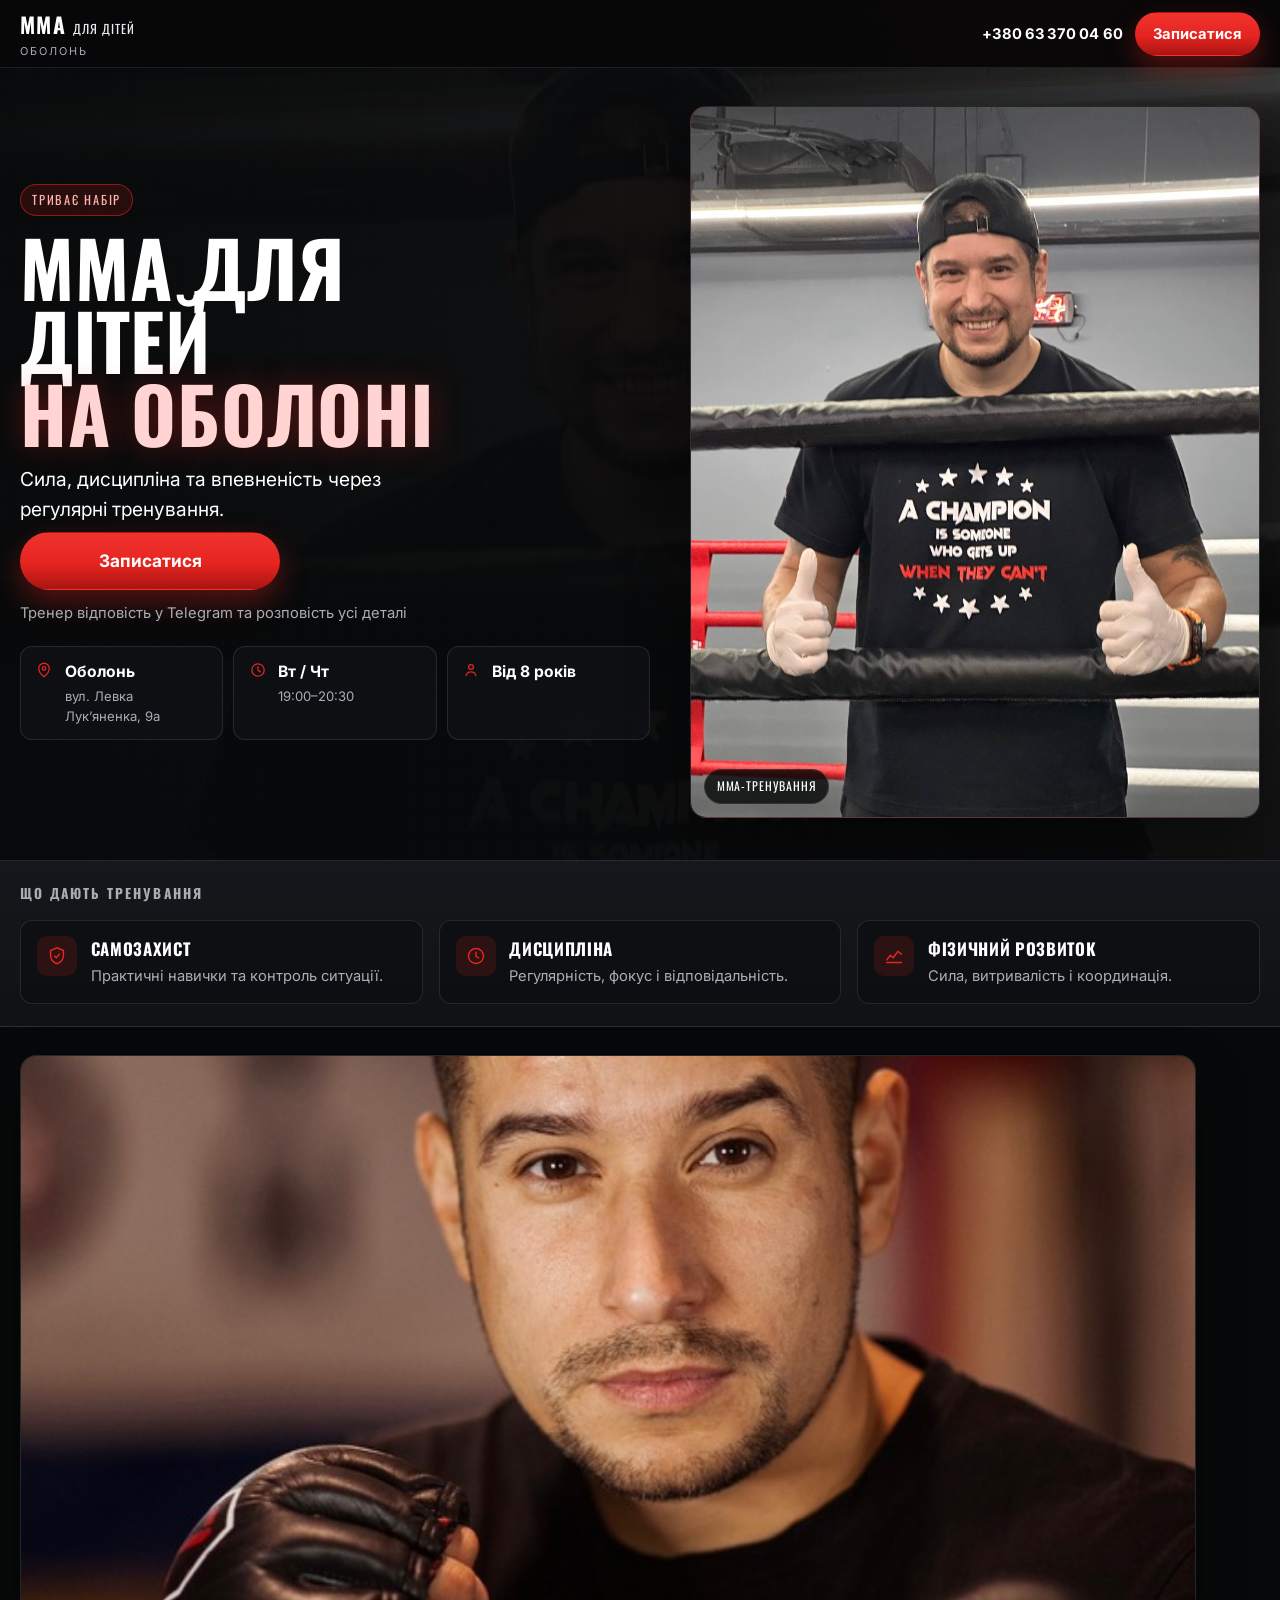
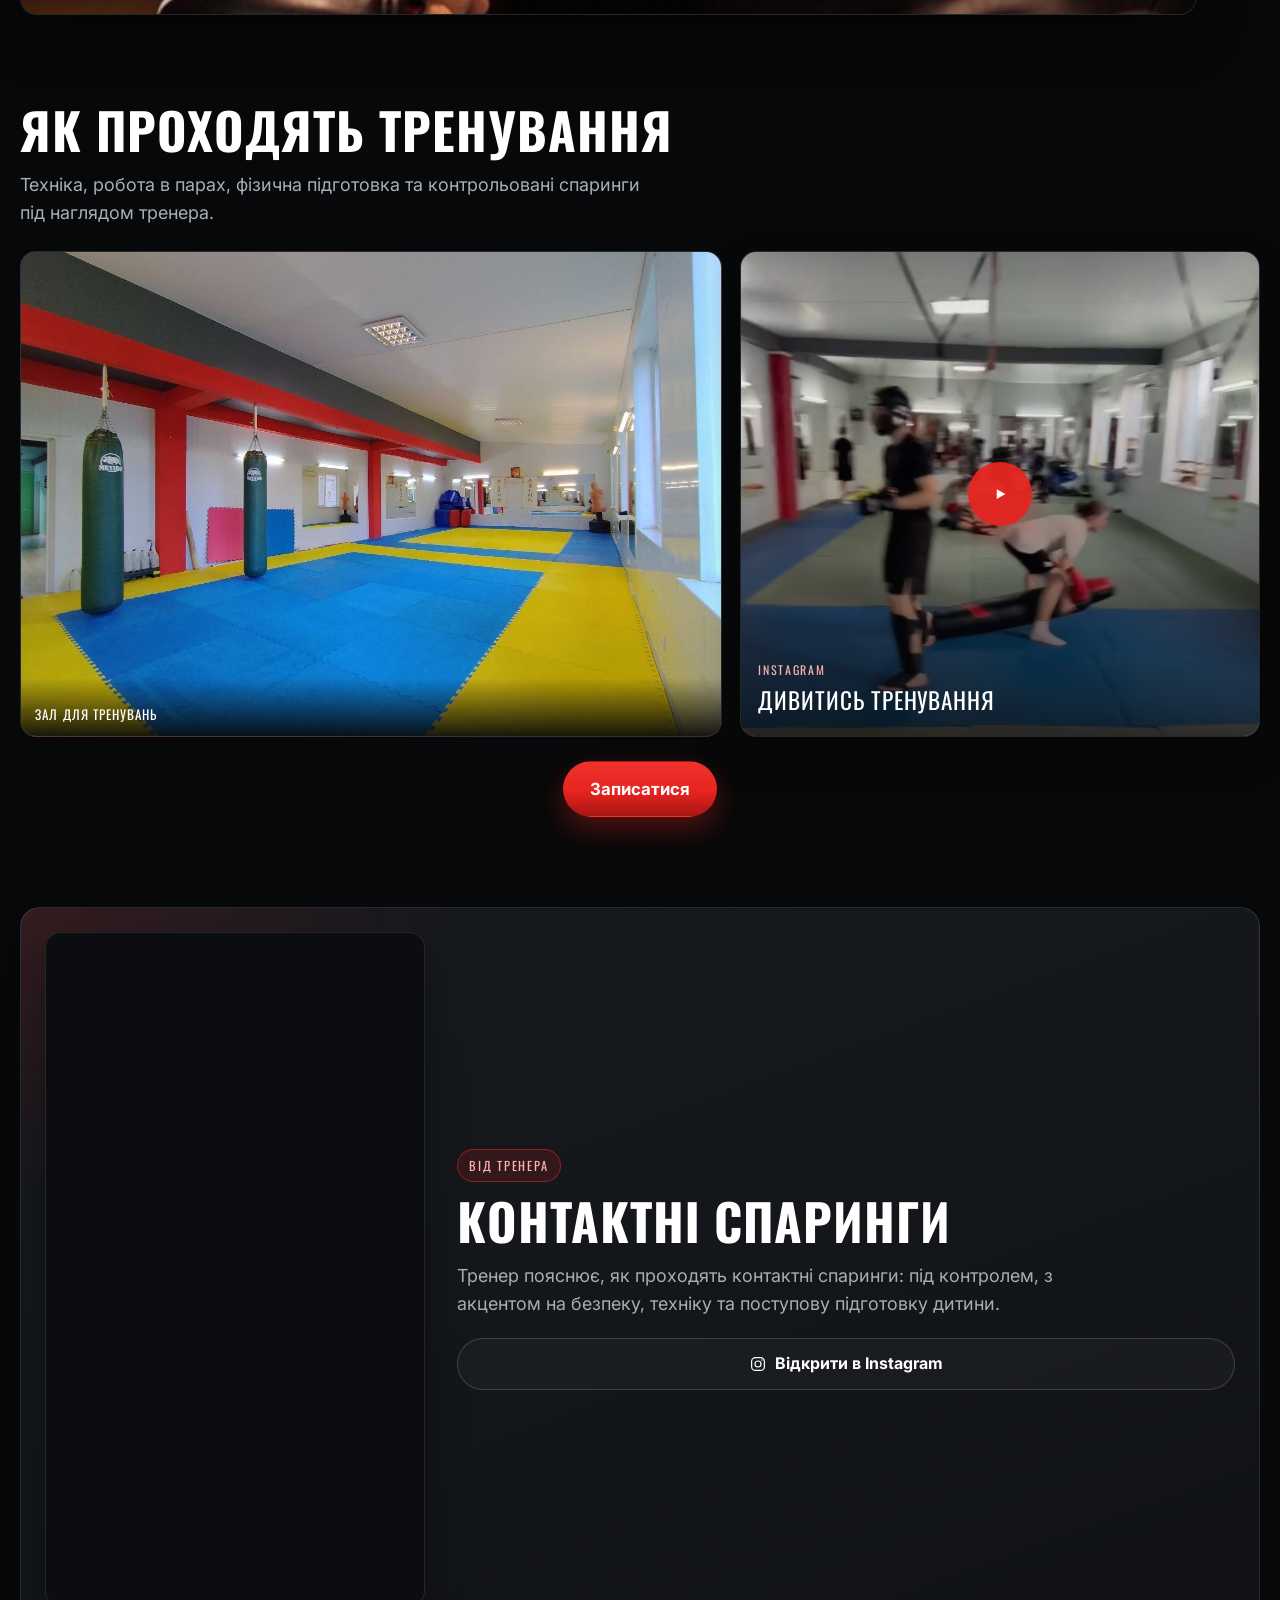
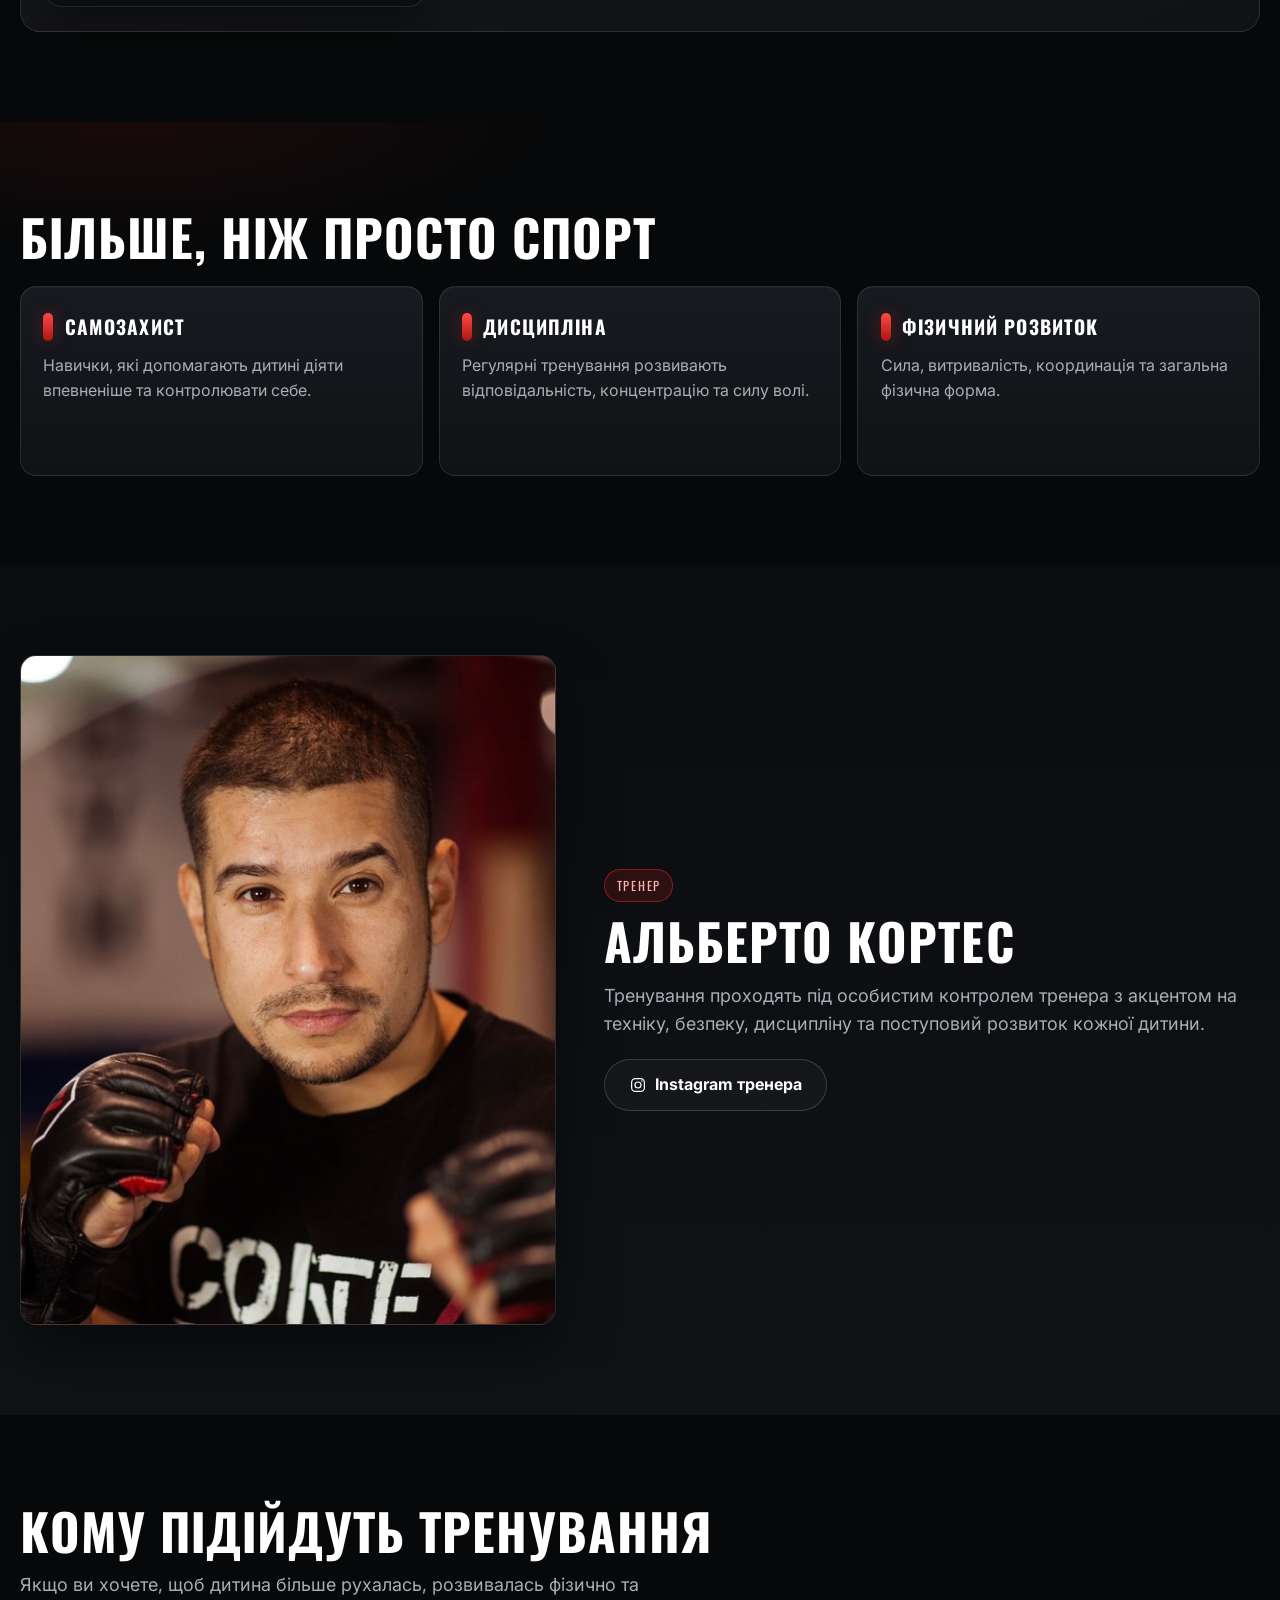
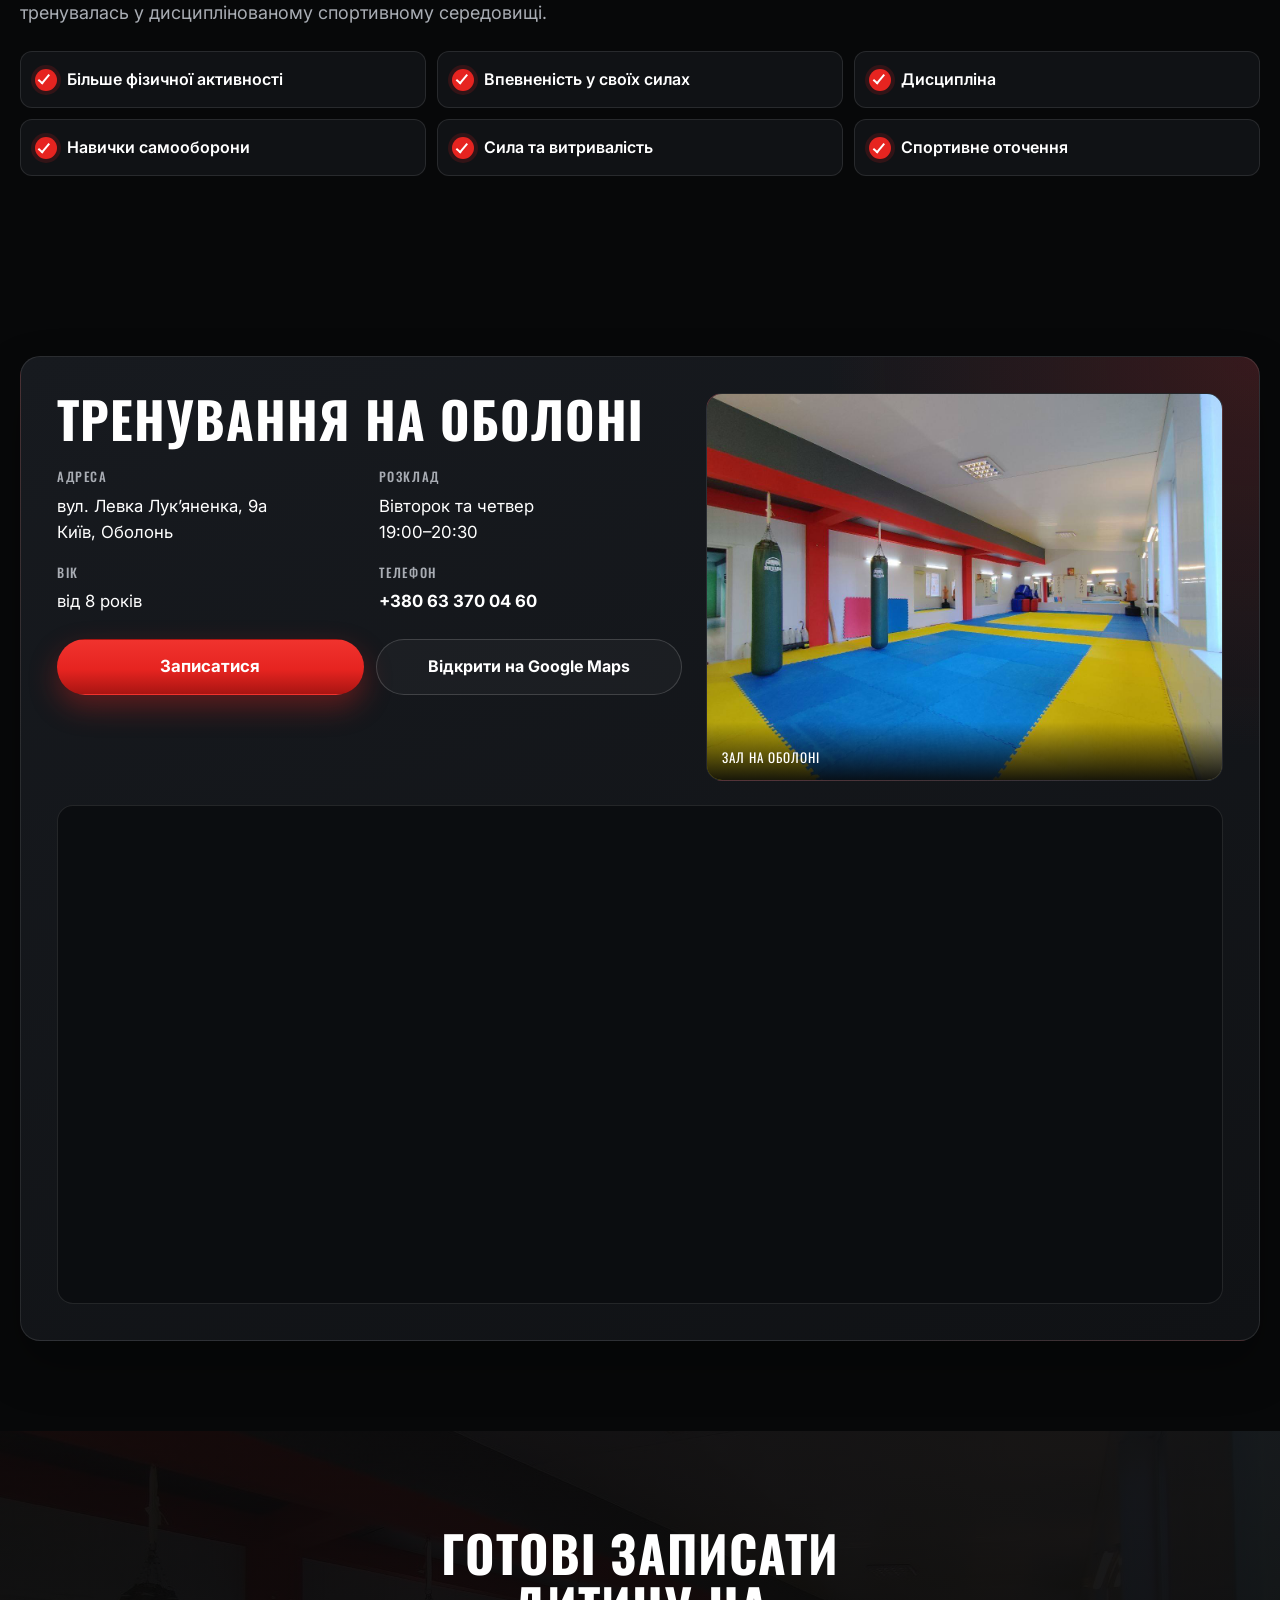
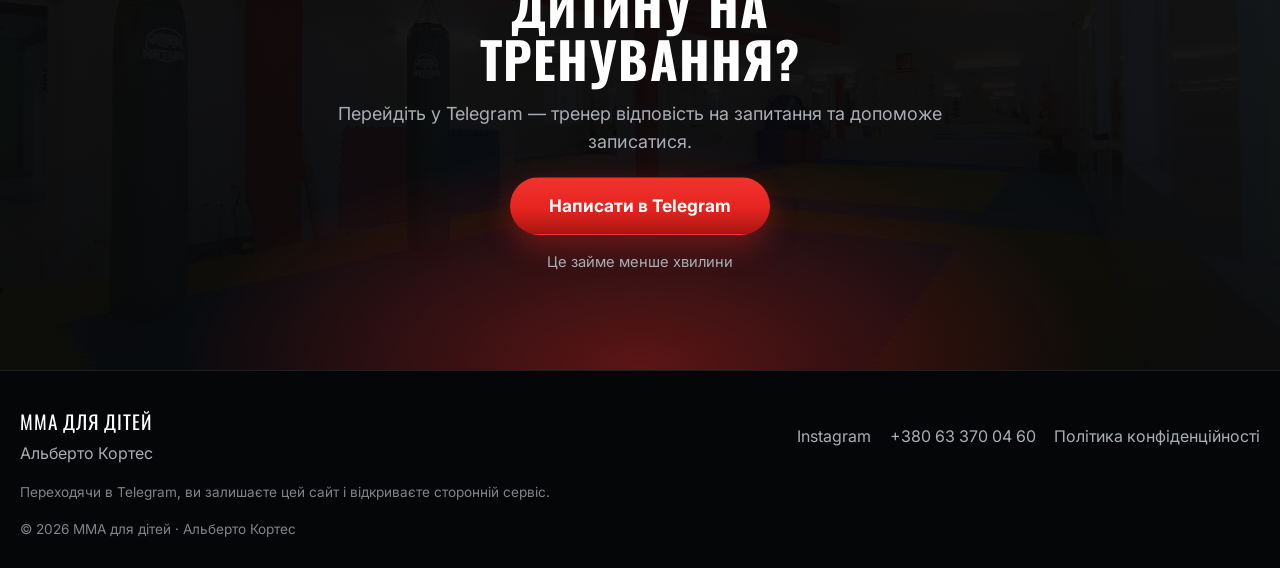
<file: index.html>
<!DOCTYPE html>
<html lang="uk">
<head>
  <meta charset="UTF-8">
  <meta name="viewport" content="width=device-width, initial-scale=1.0">
  <meta name="theme-color" content="#070809">
  <meta name="robots" content="index, follow">
  <title>MMA для дітей на Оболоні | Альберто Кортес</title>
  <meta name="description" content="Тренування MMA для дітей від 8 років на Оболоні, Київ. Вівторок та четвер, 19:00–20:30. вул. Левка Лук’яненка, 9а.">
  <link rel="canonical" href="https://YOUR_DOMAIN.github.io/">

  <meta property="og:type" content="website">
  <meta property="og:url" content="https://YOUR_DOMAIN.github.io/">
  <meta property="og:title" content="MMA для дітей на Оболоні">
  <meta property="og:description" content="Дитячі тренування MMA на Оболоні, Київ. Від 8 років. Вівторок та четвер, 19:00–20:30.">
  <meta property="og:image" content="assets/images/og-image.jpg">
  <meta property="og:locale" content="uk_UA">

  <meta name="twitter:card" content="summary_large_image">
  <meta name="twitter:title" content="MMA для дітей на Оболоні">
  <meta name="twitter:description" content="Дитячі тренування MMA на Оболоні, Київ. Від 8 років. Вівторок та четвер, 19:00–20:30.">
  <meta name="twitter:image" content="assets/images/og-image.jpg">

  <link rel="preconnect" href="https://fonts.googleapis.com">
  <link rel="preconnect" href="https://fonts.gstatic.com" crossorigin>
  <link href="https://fonts.googleapis.com/css2?family=Inter:wght@400;500;600;700&family=Oswald:wght@500;600;700&display=swap" rel="stylesheet">
  <link rel="stylesheet" href="css/style.css">

  <!-- Meta Pixel base — ID from js/config.js -->
  <script src="js/config.js"></script>
  <script>
    !function(f,b,e,v,n,t,s)
    {if(f.fbq)return;n=f.fbq=function(){n.callMethod?
    n.callMethod.apply(n,arguments):n.queue.push(arguments)};
    if(!f._fbq)f._fbq=n;n.push=n;n.loaded=!0;n.version='2.0';
    n.queue=[];t=b.createElement(e);t.async=!0;
    t.src=v;s=b.getElementsByTagName(e)[0];
    s.parentNode.insertBefore(t,s)}(window, document,'script',
    'https://connect.facebook.net/en_US/fbevents.js');
    (function () {
      var id = (window.SITE_CONFIG && window.SITE_CONFIG.META_PIXEL_ID) || "";
      if (id && id !== "YOUR_META_PIXEL_ID") {
        fbq("init", id);
        fbq("track", "PageView");
      }
    })();
  </script>

  <script type="application/ld+json">
  {
    "@context": "https://schema.org",
    "@type": "SportsActivityLocation",
    "name": "MMA Training with Alberto Cortes",
    "description": "Тренування MMA для дітей від 8 років на Оболоні, Київ.",
    "address": {
      "@type": "PostalAddress",
      "streetAddress": "вул. Левка Лук’яненка, 9а",
      "addressLocality": "Київ",
      "addressRegion": "Оболонь",
      "addressCountry": "UA"
    },
    "telephone": "+380633700460",
    "sameAs": ["https://www.instagram.com/cortezcoach.ua/"]
  }
  </script>
</head>
<body>
  <a class="skip-link" href="#main">Перейти до основного вмісту</a>

  <header class="site-header" role="banner">
    <div class="container header-inner">
      <a href="index.html" class="brand" aria-label="MMA для дітей — Оболонь">
        <span class="brand-top">
          <span class="brand-mma">MMA</span>
          <span class="brand-kids">ДЛЯ ДІТЕЙ</span>
        </span>
        <span class="brand-area">Оболонь</span>
      </a>
      <div class="header-actions">
        <a class="header-phone" href="tel:+380633700460">+380 63 370 04 60</a>
        <a href="https://t.me/mmakyivbot?start=mma_meta" class="btn btn-primary btn-header telegram-cta" data-cta="header">Записатися</a>
      </div>
    </div>
  </header>

  <main id="main">
    <!-- HERO -->
    <section class="hero" aria-labelledby="hero-title">
      <div class="hero-visual" aria-hidden="true">
        <img
          class="hero-img"
          src="assets/images/hero.jpg"
          alt=""
          width="1600"
          height="1000"
          fetchpriority="high"
          onerror="this.classList.add('is-missing')"
        >
        <div class="hero-shade"></div>
        <div class="hero-grain"></div>
      </div>

      <div class="container hero-grid">
        <div class="hero-copy reveal">
          <p class="label">Триває набір</p>
          <h1 id="hero-title">
            <span>MMA для дітей</span>
            <span class="hero-line-accent">на Оболоні</span>
          </h1>
          <p class="hero-lead">Сила, дисципліна та впевненість через регулярні тренування.</p>

          <div class="hero-cta-wrap">
            <a href="https://t.me/mmakyivbot?start=mma_meta" class="btn btn-primary btn-xl telegram-cta" data-cta="hero">Записатися</a>
            <p class="hero-note">Тренер відповість у Telegram та розповість усі деталі</p>
          </div>

          <ul class="hero-meta" aria-label="Ключові деталі">
            <li>
              <span class="meta-icon" aria-hidden="true">
                <svg width="18" height="18" viewBox="0 0 24 24" fill="none"><path d="M12 21s7-5.4 7-11a7 7 0 10-14 0c0 5.6 7 11 7 11z" stroke="currentColor" stroke-width="1.7"/><circle cx="12" cy="10" r="2.4" stroke="currentColor" stroke-width="1.7"/></svg>
              </span>
              <span>
                <strong>Оболонь</strong>
                <small>вул. Левка Лук’яненка, 9а</small>
              </span>
            </li>
            <li>
              <span class="meta-icon" aria-hidden="true">
                <svg width="18" height="18" viewBox="0 0 24 24" fill="none"><circle cx="12" cy="12" r="8.25" stroke="currentColor" stroke-width="1.7"/><path d="M12 7.5v5l3.2 2" stroke="currentColor" stroke-width="1.7" stroke-linecap="round"/></svg>
              </span>
              <span>
                <strong>Вт / Чт</strong>
                <small>19:00–20:30</small>
              </span>
            </li>
            <li>
              <span class="meta-icon" aria-hidden="true">
                <svg width="18" height="18" viewBox="0 0 24 24" fill="none"><circle cx="12" cy="8" r="3.2" stroke="currentColor" stroke-width="1.7"/><path d="M5.5 19.5c.8-3.4 3.2-5 6.5-5s5.7 1.6 6.5 5" stroke="currentColor" stroke-width="1.7" stroke-linecap="round"/></svg>
              </span>
              <span>
                <strong>Від 8 років</strong>
              </span>
            </li>
          </ul>
        </div>

        <div class="hero-photo-frame reveal" aria-hidden="true">
          <div class="hero-photo">
            <img
              src="assets/images/hero.jpg"
              alt=""
              width="900"
              height="1100"
              onerror="this.parentElement.classList.add('fallback')"
            >
          </div>
          <div class="hero-photo-badge">MMA-тренування</div>
        </div>
      </div>
    </section>

    <!-- TRUST STRIP -->
    <section class="strip" aria-labelledby="strip-title">
      <div class="container">
        <h2 id="strip-title" class="strip-title">Що дають тренування</h2>
        <ul class="strip-grid">
          <li class="strip-item reveal">
            <span class="strip-icon" aria-hidden="true">
              <svg width="22" height="22" viewBox="0 0 24 24" fill="none"><path d="M12 3l7 3v5c0 4.5-3 8.2-7 9.5C8 19.2 5 15.5 5 11V6l7-3z" stroke="currentColor" stroke-width="1.6"/><path d="M9.4 12l1.8 1.8 3.5-3.7" stroke="currentColor" stroke-width="1.6" stroke-linecap="round"/></svg>
            </span>
            <div>
              <h3>Самозахист</h3>
              <p>Практичні навички та контроль ситуації.</p>
            </div>
          </li>
          <li class="strip-item reveal">
            <span class="strip-icon" aria-hidden="true">
              <svg width="22" height="22" viewBox="0 0 24 24" fill="none"><circle cx="12" cy="12" r="8.2" stroke="currentColor" stroke-width="1.6"/><path d="M12 7.8v4.6l2.8 1.7" stroke="currentColor" stroke-width="1.6" stroke-linecap="round"/></svg>
            </span>
            <div>
              <h3>Дисципліна</h3>
              <p>Регулярність, фокус і відповідальність.</p>
            </div>
          </li>
          <li class="strip-item reveal">
            <span class="strip-icon" aria-hidden="true">
              <svg width="22" height="22" viewBox="0 0 24 24" fill="none"><path d="M4 16.2l4-5 3.2 2.7L16.2 7 20 10" stroke="currentColor" stroke-width="1.6" stroke-linecap="round" stroke-linejoin="round"/><path d="M4 19h16" stroke="currentColor" stroke-width="1.6" stroke-linecap="round"/></svg>
            </span>
            <div>
              <h3>Фізичний розвиток</h3>
              <p>Сила, витривалість і координація.</p>
            </div>
          </li>
        </ul>
      </div>
    </section>

    <!-- PAD WORK VIDEO — no caption, visual only -->
    <section class="video-band" aria-label="Робота тренера на лапах">
      <div class="container">
        <div class="video-frame reveal">
          <video
            src="assets/video/pads.mp4"
            autoplay
            muted
            loop
            playsinline
            preload="metadata"
            poster="assets/images/coach.jpg"
          ></video>
        </div>
      </div>
    </section>

    <!-- TRAINING GALLERY -->
    <section class="section training" id="training" aria-labelledby="training-title">
      <div class="container">
        <div class="section-head reveal">
          <h2 id="training-title" class="section-title">Як проходять тренування</h2>
          <p class="section-lead">Техніка, робота в парах, фізична підготовка та контрольовані спаринги під наглядом тренера.</p>
        </div>

        <div class="gallery reveal">
          <figure class="gallery-main media-frame">
            <img src="assets/images/training-1.jpg" alt="Зал для тренувань MMA — татамі та обладнання" width="1000" height="750" loading="lazy" onerror="this.parentElement.classList.add('fallback')">
            <figcaption>Зал для тренувань</figcaption>
          </figure>
          <a
            class="story-card gallery-side-card"
            href="https://www.instagram.com/s/aGlnaGxpZ2h0OjE4MDIyOTA5NzUwMDg0OTgx?story_media_id=3902079910491647481"
            target="_blank"
            rel="noopener noreferrer"
            aria-label="Дивитись сторіс із тренування в Instagram"
          >
            <img
              src="assets/images/training-story.png"
              alt=""
              width="641"
              height="783"
              loading="lazy"
            >
            <span class="story-card-play" aria-hidden="true">
              <svg width="26" height="26" viewBox="0 0 24 24" fill="none">
                <path d="M9 7.5v9l8-4.5-8-4.5z" fill="currentColor"/>
              </svg>
            </span>
            <span class="story-card-text">
              <span class="story-card-kicker">Instagram</span>
              <span class="story-card-title">Дивитись тренування</span>
            </span>
          </a>
        </div>

        <div class="section-cta reveal">
          <a href="https://t.me/mmakyivbot?start=mma_meta" class="btn btn-primary btn-lg telegram-cta" data-cta="training">Записатися</a>
        </div>
      </div>
    </section>

    <!-- SPARRING / INSTAGRAM REEL -->
    <section class="section sparring" id="sparring" aria-labelledby="sparring-title">
      <div class="container sparring-layout reveal">
        <div class="sparring-embed">
          <iframe
            src="https://www.instagram.com/reel/DcyglPihw0Z/embed"
            title="Відео тренера про контактні спаринги"
            loading="lazy"
            allow="encrypted-media; clipboard-write"
            allowfullscreen
          ></iframe>
        </div>
        <div class="sparring-copy">
          <p class="label">Від тренера</p>
          <h2 id="sparring-title" class="section-title">Контактні спаринги</h2>
          <p class="section-lead">Тренер пояснює, як проходять контактні спаринги: під контролем, з акцентом на безпеку, техніку та поступову підготовку дитини.</p>
          <div class="sparring-actions">
            <a
              class="btn btn-secondary"
              href="https://www.instagram.com/reel/DcyglPihw0Z/"
              target="_blank"
              rel="noopener noreferrer"
            >
              <svg width="18" height="18" viewBox="0 0 24 24" fill="none" aria-hidden="true">
                <rect x="3.5" y="3.5" width="17" height="17" rx="5" stroke="currentColor" stroke-width="1.6"/>
                <circle cx="12" cy="12" r="4" stroke="currentColor" stroke-width="1.6"/>
                <circle cx="17.2" cy="6.8" r="1" fill="currentColor"/>
              </svg>
              Відкрити в Instagram
            </a>
          </div>
        </div>
      </div>
    </section>

    <!-- BENEFITS -->
    <section class="section benefits" id="benefits" aria-labelledby="benefits-title">
      <div class="container">
        <h2 id="benefits-title" class="section-title reveal">Більше, ніж просто спорт</h2>
        <div class="benefits-grid">
          <article class="benefit-card reveal">
            <div class="benefit-top">
              <span class="benefit-mark" aria-hidden="true"></span>
              <h3>Самозахист</h3>
            </div>
            <p>Навички, які допомагають дитині діяти впевненіше та контролювати себе.</p>
          </article>
          <article class="benefit-card reveal">
            <div class="benefit-top">
              <span class="benefit-mark" aria-hidden="true"></span>
              <h3>Дисципліна</h3>
            </div>
            <p>Регулярні тренування розвивають відповідальність, концентрацію та силу волі.</p>
          </article>
          <article class="benefit-card reveal">
            <div class="benefit-top">
              <span class="benefit-mark" aria-hidden="true"></span>
              <h3>Фізичний розвиток</h3>
            </div>
            <p>Сила, витривалість, координація та загальна фізична форма.</p>
          </article>
        </div>
      </div>
    </section>

    <!-- COACH -->
    <section class="section coach" id="coach" aria-labelledby="coach-title">
      <div class="container coach-layout">
        <div class="coach-media reveal">
          <div class="coach-frame media-frame">
            <img src="assets/images/coach.jpg" alt="Тренер Альберто Кортес" width="900" height="1100" loading="lazy" onerror="this.parentElement.classList.add('fallback')">
          </div>
        </div>
        <div class="coach-copy reveal">
          <p class="label">Тренер</p>
          <h2 id="coach-title" class="section-title">Альберто Кортес</h2>
          <p class="section-lead">Тренування проходять під особистим контролем тренера з акцентом на техніку, безпеку, дисципліну та поступовий розвиток кожної дитини.</p>
          <a
            class="btn btn-secondary"
            href="https://www.instagram.com/cortezcoach.ua/"
            target="_blank"
            rel="noopener noreferrer"
          >
            <svg width="18" height="18" viewBox="0 0 24 24" fill="none" aria-hidden="true">
              <rect x="3.5" y="3.5" width="17" height="17" rx="5" stroke="currentColor" stroke-width="1.6"/>
              <circle cx="12" cy="12" r="4" stroke="currentColor" stroke-width="1.6"/>
              <circle cx="17.2" cy="6.8" r="1" fill="currentColor"/>
            </svg>
            Instagram тренера
          </a>
        </div>
      </div>
    </section>

    <!-- FOR PARENTS -->
    <section class="section audience" id="audience" aria-labelledby="audience-title">
      <div class="container">
        <div class="section-head reveal">
          <h2 id="audience-title" class="section-title">Кому підійдуть тренування</h2>
          <p class="section-lead">Якщо ви хочете, щоб дитина більше рухалась, розвивалась фізично та тренувалась у дисциплінованому спортивному середовищі.</p>
        </div>
        <ul class="check-grid">
          <li class="check-item reveal">Більше фізичної активності</li>
          <li class="check-item reveal">Впевненість у своїх силах</li>
          <li class="check-item reveal">Дисципліна</li>
          <li class="check-item reveal">Навички самооборони</li>
          <li class="check-item reveal">Сила та витривалість</li>
          <li class="check-item reveal">Спортивне оточення</li>
        </ul>
      </div>
    </section>

    <!-- LOCATION -->
    <section class="section location" id="location" aria-labelledby="location-title">
      <div class="container">
        <div class="location-panel reveal">
          <div class="location-copy">
            <h2 id="location-title" class="section-title">Тренування на Оболоні</h2>
            <div class="location-grid">
              <div>
                <h3>Адреса</h3>
                <p>вул. Левка Лук’яненка, 9а<br>Київ, Оболонь</p>
              </div>
              <div>
                <h3>Розклад</h3>
                <p>Вівторок та четвер<br>19:00–20:30</p>
              </div>
              <div>
                <h3>Вік</h3>
                <p>від 8 років</p>
              </div>
              <div>
                <h3>Телефон</h3>
                <p><a class="phone" href="tel:+380633700460">+380 63 370 04 60</a></p>
              </div>
            </div>
            <div class="location-actions">
              <a href="https://t.me/mmakyivbot?start=mma_meta" class="btn btn-primary btn-lg telegram-cta" data-cta="location">Записатися</a>
              <a
                class="btn btn-secondary"
                href="https://www.google.com/maps/search/?api=1&query=%D0%B2%D1%83%D0%BB.%20%D0%9B%D0%B5%D0%B2%D0%BA%D0%B0%20%D0%9B%D1%83%D0%BA%E2%80%99%D1%8F%D0%BD%D0%B5%D0%BD%D0%BA%D0%B0%2C%209%D0%B0%2C%20%D0%9A%D0%B8%D1%97%D0%B2"
                target="_blank"
                rel="noopener noreferrer"
              >Відкрити на Google Maps</a>
            </div>
          </div>
          <div class="location-side">
            <figure class="location-photo media-frame">
              <img
                src="assets/images/gym.jpg"
                alt="Зал для тренувань MMA на Оболоні — татамі, мішки та дзеркала"
                width="1280"
                height="960"
                loading="lazy"
                onerror="this.parentElement.classList.add('fallback')"
              >
              <figcaption>Зал на Оболоні</figcaption>
            </figure>
          </div>
          <div class="location-map">
            <iframe
              title="Карта: вул. Левка Лук’яненка, 9а, Оболонь, Київ"
              src="https://maps.google.com/maps?q=%D0%B2%D1%83%D0%BB.%20%D0%9B%D0%B5%D0%B2%D0%BA%D0%B0%20%D0%9B%D1%83%D0%BA%E2%80%99%D1%8F%D0%BD%D0%B5%D0%BD%D0%BA%D0%B0%2C%209%D0%B0%2C%20%D0%9E%D0%B1%D0%BE%D0%BB%D0%BE%D0%BD%D1%8C%2C%20%D0%9A%D0%B8%D1%97%D0%B2&hl=uk&z=16&output=embed"
              loading="lazy"
              referrerpolicy="no-referrer-when-downgrade"
              allowfullscreen
            ></iframe>
          </div>
        </div>
      </div>
    </section>

    <!-- FINAL CTA -->
    <section class="final" id="book" aria-labelledby="final-title">
      <div class="final-bg" aria-hidden="true">
        <img src="assets/images/gym.jpg" alt="" width="1600" height="900" loading="lazy" onerror="this.classList.add('is-missing')">
        <div class="final-shade"></div>
      </div>
      <div class="container final-inner reveal">
        <h2 id="final-title" class="section-title">Готові записати дитину на тренування?</h2>
        <p class="section-lead">Перейдіть у Telegram — тренер відповість на запитання та допоможе записатися.</p>
        <a href="https://t.me/mmakyivbot?start=mma_meta" class="btn btn-primary btn-xl telegram-cta" data-cta="final">Написати в Telegram</a>
        <p class="final-note">Це займе менше хвилини</p>
      </div>
    </section>
  </main>

  <footer class="site-footer" role="contentinfo">
    <div class="container footer-grid">
      <div>
        <p class="footer-brand">MMA для дітей</p>
        <p class="footer-name">Альберто Кортес</p>
      </div>
      <nav class="footer-nav" aria-label="Посилання в підвалі">
        <a href="https://www.instagram.com/cortezcoach.ua/" target="_blank" rel="noopener noreferrer">Instagram</a>
        <a href="tel:+380633700460">+380 63 370 04 60</a>
        <a href="privacy.html">Політика конфіденційності</a>
      </nav>
      <p class="footer-note">Переходячи в Telegram, ви залишаєте цей сайт і відкриваєте сторонній сервіс.</p>
      <p class="footer-copy">&copy; 2026 MMA для дітей · Альберто Кортес</p>
    </div>
  </footer>

  <div class="sticky-cta" id="sticky-cta" hidden>
    <a href="https://t.me/mmakyivbot?start=mma_meta" class="btn btn-primary telegram-cta sticky-btn" data-cta="sticky">Записатися</a>
  </div>

  <script src="js/main.js" defer></script>
</body>
</html>
</file>
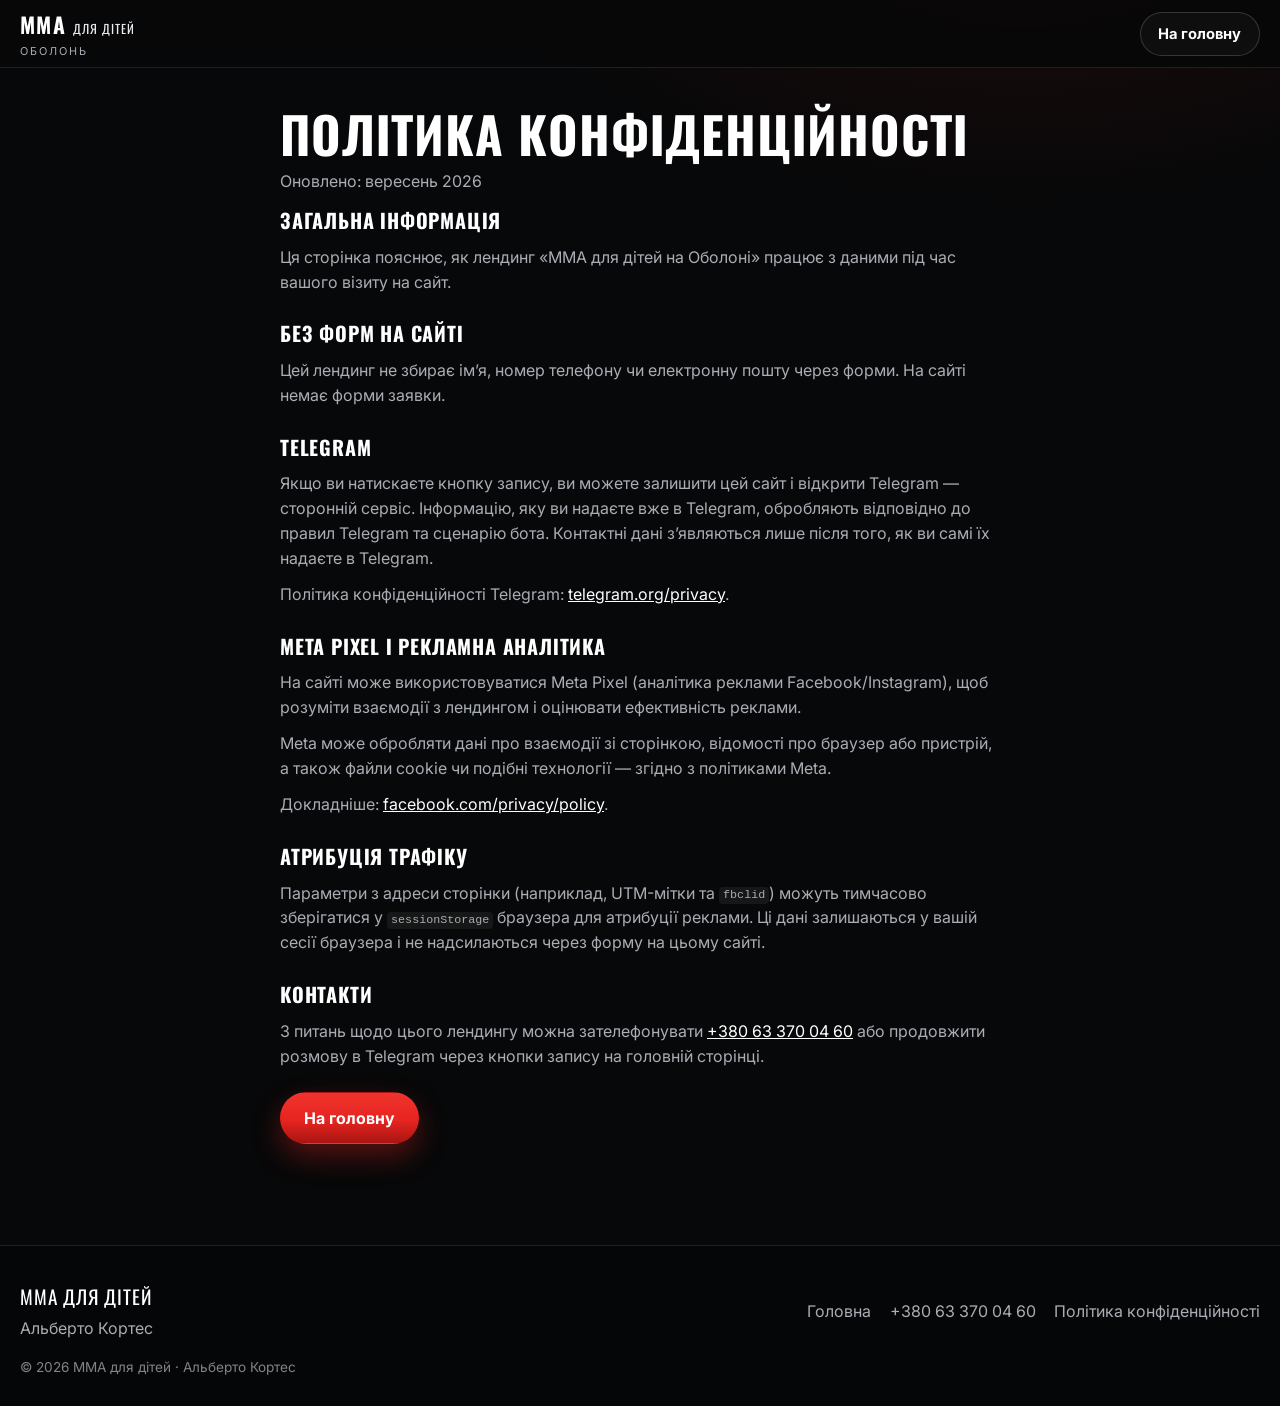
<file: privacy.html>
<!DOCTYPE html>
<html lang="uk">
<head>
  <meta charset="UTF-8">
  <meta name="viewport" content="width=device-width, initial-scale=1.0">
  <meta name="theme-color" content="#070809">
  <meta name="robots" content="index, follow">
  <title>Політика конфіденційності | MMA для дітей на Оболоні</title>
  <meta name="description" content="Політика конфіденційності лендингу MMA для дітей на Оболоні.">
  <link rel="canonical" href="https://YOUR_DOMAIN.github.io/privacy.html">
  <link rel="preconnect" href="https://fonts.googleapis.com">
  <link rel="preconnect" href="https://fonts.gstatic.com" crossorigin>
  <link href="https://fonts.googleapis.com/css2?family=Inter:wght@400;500;600;700&family=Oswald:wght@500;600;700&display=swap" rel="stylesheet">
  <link rel="stylesheet" href="css/style.css">
</head>
<body class="privacy-page">
  <a class="skip-link" href="#main">Перейти до основного вмісту</a>

  <header class="site-header" role="banner">
    <div class="container header-inner">
      <a href="index.html" class="brand" aria-label="MMA для дітей — Оболонь">
        <span class="brand-top">
          <span class="brand-mma">MMA</span>
          <span class="brand-kids">ДЛЯ ДІТЕЙ</span>
        </span>
        <span class="brand-area">Оболонь</span>
      </a>
      <a href="index.html" class="btn btn-secondary btn-header">На головну</a>
    </div>
  </header>

  <main id="main" class="section privacy-main">
    <div class="container privacy-content">
      <h1 class="section-title">Політика конфіденційності</h1>
      <p class="privacy-updated">Оновлено: вересень 2026</p>

      <section aria-labelledby="p-overview">
        <h2 id="p-overview">Загальна інформація</h2>
        <p>
          Ця сторінка пояснює, як лендинг «MMA для дітей на Оболоні» працює з даними
          під час вашого візиту на сайт.
        </p>
      </section>

      <section aria-labelledby="p-forms">
        <h2 id="p-forms">Без форм на сайті</h2>
        <p>
          Цей лендинг не збирає ім’я, номер телефону чи електронну пошту через форми.
          На сайті немає форми заявки.
        </p>
      </section>

      <section aria-labelledby="p-telegram">
        <h2 id="p-telegram">Telegram</h2>
        <p>
          Якщо ви натискаєте кнопку запису, ви можете залишити цей сайт і відкрити Telegram —
          сторонній сервіс. Інформацію, яку ви надаєте вже в Telegram, обробляють відповідно
          до правил Telegram та сценарію бота. Контактні дані з’являються лише після того,
          як ви самі їх надаєте в Telegram.
        </p>
        <p>
          Політика конфіденційності Telegram:
          <a href="https://telegram.org/privacy" target="_blank" rel="noopener noreferrer">telegram.org/privacy</a>.
        </p>
      </section>

      <section aria-labelledby="p-meta">
        <h2 id="p-meta">Meta Pixel і рекламна аналітика</h2>
        <p>
          На сайті може використовуватися Meta Pixel (аналітика реклами Facebook/Instagram),
          щоб розуміти взаємодії з лендингом і оцінювати ефективність реклами.
        </p>
        <p>
          Meta може обробляти дані про взаємодії зі сторінкою, відомості про браузер або пристрій,
          а також файли cookie чи подібні технології — згідно з політиками Meta.
        </p>
        <p>
          Докладніше:
          <a href="https://www.facebook.com/privacy/policy/" target="_blank" rel="noopener noreferrer">facebook.com/privacy/policy</a>.
        </p>
      </section>

      <section aria-labelledby="p-utm">
        <h2 id="p-utm">Атрибуція трафіку</h2>
        <p>
          Параметри з адреси сторінки (наприклад, UTM-мітки та <code>fbclid</code>)
          можуть тимчасово зберігатися у <code>sessionStorage</code> браузера для атрибуції реклами.
          Ці дані залишаються у вашій сесії браузера і не надсилаються через форму на цьому сайті.
        </p>
      </section>

      <section aria-labelledby="p-contact">
        <h2 id="p-contact">Контакти</h2>
        <p>
          З питань щодо цього лендингу можна зателефонувати
          <a href="tel:+380633700460">+380 63 370 04 60</a>
          або продовжити розмову в Telegram через кнопки запису на головній сторінці.
        </p>
      </section>

      <p class="privacy-back">
        <a href="index.html" class="btn btn-primary">На головну</a>
      </p>
    </div>
  </main>

  <footer class="site-footer" role="contentinfo">
    <div class="container footer-grid">
      <div>
        <p class="footer-brand">MMA для дітей</p>
        <p class="footer-name">Альберто Кортес</p>
      </div>
      <nav class="footer-nav" aria-label="Посилання в підвалі">
        <a href="index.html">Головна</a>
        <a href="tel:+380633700460">+380 63 370 04 60</a>
        <a href="privacy.html">Політика конфіденційності</a>
      </nav>
      <p class="footer-copy">&copy; 2026 MMA для дітей · Альберто Кортес</p>
    </div>
  </footer>
</body>
</html>
</file>
<file: css/style.css>
/* ============================================
   MMA Kids — denser combat-sports redesign
   ============================================ */

:root {
  --background: #070809;
  --surface: #101215;
  --surface-light: #171A1F;
  --red: #E62420;
  --red-dark: #A91512;
  --red-glow: rgba(230, 36, 32, 0.35);
  --white: #FFFFFF;
  --muted: #A9ADB4;
  --border: rgba(255, 255, 255, 0.10);
  --border-strong: rgba(255, 255, 255, 0.16);
  --container: 1240px;
  --header-h: 68px;
  --sticky-h: 74px;
  --radius: 16px;
  --radius-sm: 12px;
  --font-display: 'Oswald', Arial Narrow, Arial, sans-serif;
  --font-body: 'Inter', system-ui, -apple-system, Segoe UI, Arial, sans-serif;
  --ease: cubic-bezier(0.22, 1, 0.36, 1);
}

*,
*::before,
*::after {
  box-sizing: border-box;
}

html {
  scroll-behavior: smooth;
  -webkit-text-size-adjust: 100%;
}

body {
  margin: 0;
  font-family: var(--font-body);
  color: var(--white);
  background:
    radial-gradient(ellipse 90% 50% at 80% -10%, rgba(230, 36, 32, 0.12), transparent 50%),
    var(--background);
  line-height: 1.55;
  overflow-x: hidden;
  padding-bottom: calc(var(--sticky-h) + env(safe-area-inset-bottom, 0px));
}

@media (min-width: 768px) {
  body {
    padding-bottom: 0;
  }
}

img {
  display: block;
  max-width: 100%;
  height: auto;
}

a {
  color: inherit;
}

:focus-visible {
  outline: 2px solid var(--red);
  outline-offset: 3px;
}

.skip-link {
  position: absolute;
  left: 1rem;
  top: -120px;
  z-index: 200;
  background: var(--red);
  color: var(--white);
  padding: 0.75rem 1rem;
  border-radius: 8px;
  text-decoration: none;
  font-weight: 600;
}

.skip-link:focus {
  top: 1rem;
}

.container {
  width: min(100% - 1.5rem, var(--container));
  margin-inline: auto;
}

@media (min-width: 768px) {
  .container {
    width: min(100% - 2.5rem, var(--container));
  }
}

.section {
  padding: clamp(3.5rem, 7vw, 6rem) 0;
}

.section-title {
  margin: 0;
  font-family: var(--font-display);
  font-weight: 700;
  font-size: clamp(1.9rem, 4.2vw, 3.15rem);
  line-height: 1.05;
  letter-spacing: 0.02em;
  text-transform: uppercase;
}

.section-lead {
  margin: 0.85rem 0 0;
  color: var(--muted);
  font-size: clamp(1rem, 2vw, 1.125rem);
  max-width: 40rem;
}

.section-head {
  margin-bottom: 1.5rem;
}

.section-cta {
  margin-top: 1.75rem;
  display: flex;
  justify-content: center;
}

.label {
  display: inline-flex;
  align-items: center;
  margin: 0 0 0.85rem;
  padding: 0.35rem 0.7rem;
  border: 1px solid rgba(230, 36, 32, 0.55);
  border-radius: 999px;
  background: rgba(230, 36, 32, 0.14);
  color: #ffb2ae;
  font-family: var(--font-display);
  font-size: 0.78rem;
  letter-spacing: 0.14em;
  text-transform: uppercase;
}

/* Buttons */
.btn {
  display: inline-flex;
  align-items: center;
  justify-content: center;
  gap: 0.55rem;
  min-height: 52px;
  padding: 0.9rem 1.45rem;
  border-radius: 999px;
  border: 1px solid transparent;
  text-decoration: none;
  font-family: var(--font-body);
  font-size: 1rem;
  font-weight: 700;
  line-height: 1.1;
  cursor: pointer;
  transition: background-color 0.2s var(--ease), transform 0.2s var(--ease), border-color 0.2s var(--ease), box-shadow 0.2s var(--ease);
}

.btn-header {
  min-height: 44px;
  padding: 0.55rem 1.1rem;
  font-size: 0.92rem;
}

.btn-lg {
  min-height: 56px;
  padding: 1rem 1.6rem;
  font-size: 1.05rem;
}

.btn-xl {
  min-height: 58px;
  padding: 1.05rem 1.8rem;
  font-size: 1.08rem;
  width: 100%;
}

@media (min-width: 560px) {
  .btn-xl {
    width: auto;
    min-width: 260px;
  }
}

.btn-primary {
  background: linear-gradient(180deg, #f0332e 0%, var(--red) 55%, var(--red-dark) 100%);
  color: var(--white);
  box-shadow: 0 12px 28px var(--red-glow);
}

.btn-primary:hover {
  transform: translateY(-1px);
  box-shadow: 0 16px 34px rgba(230, 36, 32, 0.45);
  color: var(--white);
}

.btn-secondary {
  background: rgba(255, 255, 255, 0.03);
  border-color: var(--border-strong);
  color: var(--white);
}

.btn-secondary:hover {
  background: rgba(255, 255, 255, 0.07);
  color: var(--white);
}

/* Header */
.site-header {
  position: sticky;
  top: 0;
  z-index: 100;
  height: var(--header-h);
  background: rgba(7, 8, 9, 0.86);
  backdrop-filter: blur(16px);
  -webkit-backdrop-filter: blur(16px);
  border-bottom: 1px solid var(--border);
}

.header-inner {
  display: flex;
  align-items: center;
  justify-content: space-between;
  height: var(--header-h);
  gap: 1rem;
}

.header-actions {
  display: flex;
  align-items: center;
  gap: 0.75rem;
  flex-shrink: 0;
}

.header-phone {
  color: var(--white);
  font-weight: 700;
  font-size: 0.92rem;
  letter-spacing: 0.01em;
  text-decoration: none;
  white-space: nowrap;
  transition: color 0.2s var(--ease);
}

.header-phone:hover {
  color: #ff7a74;
}

@media (max-width: 480px) {
  .header-phone {
    font-size: 0.78rem;
  }

  .header-actions {
    gap: 0.5rem;
  }

  .btn-header {
    padding: 0.5rem 0.85rem;
    font-size: 0.85rem;
  }
}

.brand {
  text-decoration: none;
  display: grid;
  gap: 0.12rem;
}

.brand-top {
  display: flex;
  align-items: baseline;
  gap: 0.45rem;
}

.brand-mma {
  font-family: var(--font-display);
  font-size: 1.35rem;
  font-weight: 700;
  letter-spacing: 0.06em;
}

.brand-kids {
  font-family: var(--font-display);
  font-size: 0.78rem;
  letter-spacing: 0.08em;
  color: #e8eaed;
}

.brand-area {
  font-size: 0.68rem;
  letter-spacing: 0.18em;
  text-transform: uppercase;
  color: var(--muted);
}

/* Hero */
.hero {
  position: relative;
  isolation: isolate;
  min-height: auto;
  padding: 1.5rem 0 1.75rem;
  overflow: hidden;
}

.hero-visual {
  position: absolute;
  inset: 0;
  z-index: -1;
  background:
    linear-gradient(135deg, #12161c 0%, #070809 55%, #1a1010 100%);
}

.hero-img {
  width: 100%;
  height: 100%;
  object-fit: cover;
  object-position: center 25%;
  opacity: 0.42;
}

.hero-img.is-missing {
  display: none;
}

.hero-shade {
  position: absolute;
  inset: 0;
  background:
    linear-gradient(90deg, rgba(7, 8, 9, 0.96) 0%, rgba(7, 8, 9, 0.88) 42%, rgba(7, 8, 9, 0.55) 100%),
    linear-gradient(180deg, rgba(7, 8, 9, 0.2) 0%, rgba(7, 8, 9, 0.75) 100%);
}

.hero-grain {
  position: absolute;
  inset: 0;
  opacity: 0.35;
  background-image: radial-gradient(rgba(255, 255, 255, 0.05) 0.5px, transparent 0.5px);
  background-size: 3px 3px;
  pointer-events: none;
}

.hero-grid {
  display: grid;
  gap: 1.5rem;
  align-items: center;
}

.hero-copy h1 {
  margin: 0;
  font-family: var(--font-display);
  font-weight: 700;
  font-size: clamp(2.55rem, 11vw, 4.6rem);
  line-height: 0.95;
  letter-spacing: 0.01em;
  text-transform: uppercase;
  max-width: 11ch;
}

.hero-copy h1 span {
  display: block;
}

.hero-line-accent {
  color: #ffd4d2;
  text-shadow: 0 0 30px rgba(230, 36, 32, 0.35);
}

.hero-lead {
  margin: 1rem 0 0.45rem;
  font-size: clamp(1.05rem, 2.5vw, 1.2rem);
  max-width: 28rem;
}

.hero-age {
  margin: 0 0 1.25rem;
  color: var(--muted);
  font-weight: 600;
}

.hero-note {
  margin: 0.75rem 0 0;
  color: var(--muted);
  font-size: 0.92rem;
}

.hero-meta {
  list-style: none;
  margin: 1.35rem 0 0;
  padding: 0;
  display: grid;
  grid-template-columns: 1fr;
  gap: 0.65rem;
}

.hero-meta li {
  display: flex;
  gap: 0.7rem;
  align-items: flex-start;
  padding: 0.8rem 0.9rem;
  background: rgba(16, 18, 21, 0.82);
  border: 1px solid var(--border);
  border-radius: var(--radius-sm);
}

.meta-icon {
  color: var(--red);
  display: inline-flex;
  margin-top: 0.1rem;
}

.hero-meta strong {
  display: block;
  font-size: 0.98rem;
}

.hero-meta small {
  display: block;
  color: var(--muted);
  font-size: 0.82rem;
  margin-top: 0.1rem;
}

.hero-photo-frame {
  position: relative;
}

.hero-photo {
  position: relative;
  overflow: hidden;
  border-radius: var(--radius);
  border: 1px solid var(--border);
  aspect-ratio: 4 / 5;
  max-height: 420px;
  background:
    linear-gradient(160deg, rgba(230, 36, 32, 0.28), transparent 45%),
    linear-gradient(180deg, #1a1f27, #0c0e12);
  box-shadow: 0 24px 60px rgba(0, 0, 0, 0.45);
}

.hero-photo img {
  width: 100%;
  height: 100%;
  object-fit: cover;
}

.hero-photo.fallback img,
.media-frame.fallback img {
  display: none;
}

.hero-photo-badge {
  position: absolute;
  left: 0.9rem;
  bottom: 0.9rem;
  padding: 0.45rem 0.7rem;
  border-radius: 999px;
  background: rgba(7, 8, 9, 0.8);
  border: 1px solid var(--border);
  font-family: var(--font-display);
  font-size: 0.75rem;
  letter-spacing: 0.08em;
  text-transform: uppercase;
}

@media (min-width: 768px) {
  .hero {
    min-height: min(88vh, 820px);
    padding: 2.25rem 0 2.5rem;
    display: flex;
    align-items: center;
  }

  .hero-grid {
    grid-template-columns: 1.05fr 0.95fr;
    gap: 2.5rem;
  }

  .hero-meta {
    grid-template-columns: repeat(3, 1fr);
  }

  .hero-photo {
    max-height: none;
    aspect-ratio: 4 / 5;
  }

  .hero-img {
    opacity: 0.55;
  }
}

@media (min-width: 1100px) {
  .hero-copy h1 {
    font-size: 4.8rem;
  }
}

/* Trust strip */
.strip {
  padding: 1.35rem 0;
  border-block: 1px solid var(--border);
  background: linear-gradient(180deg, rgba(23, 26, 31, 0.85), rgba(16, 18, 21, 0.95));
}

.strip-title {
  margin: 0 0 1rem;
  font-family: var(--font-display);
  font-size: 0.85rem;
  letter-spacing: 0.16em;
  text-transform: uppercase;
  color: var(--muted);
}

.strip-grid {
  list-style: none;
  margin: 0;
  padding: 0;
  display: grid;
  gap: 0.75rem;
}

.strip-item {
  display: flex;
  gap: 0.85rem;
  align-items: flex-start;
  padding: 0.95rem 1rem;
  background: rgba(7, 8, 9, 0.35);
  border: 1px solid var(--border);
  border-radius: var(--radius-sm);
}

.strip-icon {
  flex-shrink: 0;
  width: 40px;
  height: 40px;
  display: inline-flex;
  align-items: center;
  justify-content: center;
  border-radius: 10px;
  background: rgba(230, 36, 32, 0.14);
  color: var(--red);
}

.strip-item h3 {
  margin: 0 0 0.2rem;
  font-family: var(--font-display);
  font-size: 1.05rem;
  letter-spacing: 0.04em;
  text-transform: uppercase;
}

.strip-item p {
  margin: 0;
  color: var(--muted);
  font-size: 0.92rem;
}

@media (min-width: 768px) {
  .strip-grid {
    grid-template-columns: repeat(3, 1fr);
    gap: 1rem;
  }
}

/* Pad work video band */
.video-band {
  padding: 1.25rem 0 0;
}

.video-frame {
  position: relative;
  overflow: hidden;
  border-radius: var(--radius);
  border: 1px solid var(--border);
  background: #0b0d10;
  aspect-ratio: 16 / 10;
  max-height: 620px;
  box-shadow: 0 24px 50px rgba(0, 0, 0, 0.35);
}

.video-frame video {
  width: 100%;
  height: 100%;
  object-fit: cover;
  display: block;
}

@media (min-width: 900px) {
  .video-band {
    padding-top: 1.75rem;
  }

  .video-frame {
    aspect-ratio: 21 / 10;
    max-height: 560px;
  }
}

/* Media frames / gallery */
.media-frame {
  position: relative;
  margin: 0;
  overflow: hidden;
  border-radius: var(--radius);
  border: 1px solid var(--border);
  background:
    linear-gradient(145deg, rgba(230, 36, 32, 0.22), transparent 42%),
    linear-gradient(180deg, #171b22, #0c0e12);
}

.media-frame img {
  width: 100%;
  height: 100%;
  object-fit: cover;
  transition: transform 0.45s var(--ease);
}

.media-frame figcaption {
  position: absolute;
  left: 0;
  right: 0;
  bottom: 0;
  padding: 1.6rem 0.9rem 0.75rem;
  background: linear-gradient(180deg, transparent, rgba(7, 8, 9, 0.9));
  font-family: var(--font-display);
  font-size: 0.82rem;
  letter-spacing: 0.08em;
  text-transform: uppercase;
}

.media-frame.fallback::before {
  content: 'Фото тренування';
  position: absolute;
  inset: 0;
  display: grid;
  place-items: center;
  color: var(--muted);
  font-family: var(--font-display);
  letter-spacing: 0.1em;
  text-transform: uppercase;
  font-size: 0.85rem;
  z-index: 1;
}

.gallery {
  display: grid;
  gap: 0.85rem;
  align-items: stretch;
}

.gallery-main {
  aspect-ratio: 4 / 3;
  min-height: 220px;
  height: 100%;
}

.story-card.gallery-side-card {
  margin: 0;
  width: 100%;
  max-width: none;
  max-height: none;
  aspect-ratio: 4 / 5;
  min-height: 280px;
}

@media (hover: hover) and (pointer: fine) {
  .gallery .media-frame:hover img,
  .gallery .story-card:hover img,
  .coach-frame:hover img,
  .hero-photo:hover img {
    transform: scale(1.04);
  }
}

@media (min-width: 900px) {
  .gallery {
    grid-template-columns: 1.35fr 1fr;
    gap: 1.1rem;
  }

  .gallery-main,
  .story-card.gallery-side-card {
    aspect-ratio: unset;
    height: clamp(400px, 38vw, 520px);
    min-height: 400px;
  }
}

/* Instagram training highlight card */
.story-card {
  position: relative;
  display: block;
  overflow: hidden;
  border-radius: var(--radius);
  border: 1px solid var(--border);
  text-decoration: none;
  background: #0b0d10;
  box-shadow: 0 18px 40px rgba(0, 0, 0, 0.3);
}

.story-card img {
  width: 100%;
  height: 100%;
  object-fit: cover;
  object-position: center 35%;
  transition: transform 0.45s var(--ease);
}

.story-card::after {
  content: '';
  position: absolute;
  inset: 0;
  background: linear-gradient(180deg, rgba(7, 8, 9, 0.08) 30%, rgba(7, 8, 9, 0.78) 100%);
  pointer-events: none;
}

.story-card-play {
  position: absolute;
  top: 50%;
  left: 50%;
  z-index: 2;
  width: 64px;
  height: 64px;
  display: grid;
  place-items: center;
  border-radius: 50%;
  transform: translate(-50%, -50%);
  background: rgba(230, 36, 32, 0.95);
  color: var(--white);
  box-shadow: 0 10px 24px var(--red-glow);
}

.story-card-text {
  position: absolute;
  left: 1.1rem;
  right: 1.1rem;
  bottom: 1.1rem;
  z-index: 2;
  display: grid;
  gap: 0.2rem;
}

.story-card-kicker {
  font-family: var(--font-display);
  font-size: 0.75rem;
  letter-spacing: 0.14em;
  text-transform: uppercase;
  color: #ffb2ae;
}

.story-card-title {
  font-family: var(--font-display);
  font-size: clamp(1.2rem, 3vw, 1.45rem);
  letter-spacing: 0.04em;
  text-transform: uppercase;
  color: var(--white);
}

.training .section-cta {
  width: 100%;
  justify-content: center;
  margin-top: 1.5rem;
}

/* Sparring / Instagram reel */
.sparring {
  padding-top: 0;
}

.sparring-layout {
  display: grid;
  gap: 1.35rem;
  align-items: center;
  padding: 1.25rem;
  border: 1px solid var(--border);
  border-radius: calc(var(--radius) + 4px);
  background:
    radial-gradient(ellipse 70% 80% at 0% 0%, rgba(230, 36, 32, 0.14), transparent 50%),
    linear-gradient(160deg, var(--surface-light), var(--surface));
}

.sparring-embed {
  position: relative;
  width: min(100%, 400px);
  margin-inline: auto;
  aspect-ratio: 9 / 16;
  max-height: 680px;
  overflow: hidden;
  border-radius: var(--radius);
  border: 1px solid var(--border);
  background: #0b0d10;
  box-shadow: 0 20px 40px rgba(0, 0, 0, 0.35);
}

.sparring-embed iframe {
  position: absolute;
  inset: 0;
  width: 100%;
  height: 100%;
  border: 0;
  border-radius: inherit;
}

.sparring-actions {
  display: flex;
  flex-wrap: wrap;
  gap: 0.75rem;
  margin-top: 1.25rem;
}

.sparring-actions .btn {
  flex: 1 1 180px;
}

@media (min-width: 900px) {
  .sparring-layout {
    grid-template-columns: minmax(280px, 380px) 1fr;
    gap: 2rem;
    padding: 1.5rem;
  }

  .sparring-embed {
    margin-inline: 0;
    width: 100%;
  }
}

/* Benefits */
.benefits {
  background:
    radial-gradient(ellipse 60% 50% at 10% 0%, rgba(230, 36, 32, 0.08), transparent 55%),
    var(--background);
}

.benefits .section-title {
  margin-bottom: 1.35rem;
}

.benefits-grid {
  display: grid;
  gap: 0.9rem;
}

.benefit-card {
  padding: 1.35rem 1.25rem;
  background: linear-gradient(180deg, var(--surface-light), var(--surface));
  border: 1px solid var(--border);
  border-radius: var(--radius);
  box-shadow: inset 0 1px 0 rgba(255, 255, 255, 0.03);
}

.benefit-top {
  display: flex;
  align-items: center;
  gap: 0.7rem;
  margin-bottom: 0.7rem;
}

.benefit-mark {
  width: 10px;
  height: 28px;
  border-radius: 999px;
  background: linear-gradient(180deg, #ff4a45, var(--red-dark));
  box-shadow: 0 0 18px var(--red-glow);
}

.benefit-card h3 {
  margin: 0;
  font-family: var(--font-display);
  font-size: 1.2rem;
  letter-spacing: 0.06em;
  text-transform: uppercase;
}

.benefit-card p {
  margin: 0;
  color: var(--muted);
}

@media (min-width: 768px) {
  .benefits-grid {
    grid-template-columns: repeat(3, 1fr);
    gap: 1rem;
  }

  .benefit-card {
    padding: 1.6rem 1.4rem;
    min-height: 190px;
  }
}

/* Coach */
.coach {
  background: linear-gradient(180deg, #0a0c0f 0%, #101215 100%);
}

.coach-layout {
  display: grid;
  gap: 1.5rem;
  align-items: center;
}

.coach-frame {
  aspect-ratio: 4 / 5;
  max-width: 520px;
  margin-inline: auto;
  box-shadow: 0 28px 60px rgba(0, 0, 0, 0.45);
}

.coach-frame.fallback::before {
  content: 'Тренер';
}

.coach-copy .section-lead {
  margin-bottom: 1.35rem;
}

@media (min-width: 900px) {
  .coach-layout {
    grid-template-columns: 0.9fr 1.1fr;
    gap: 3rem;
  }

  .coach-frame {
    margin-inline: 0;
    width: 100%;
    max-width: none;
  }
}

/* Audience */
.check-grid {
  list-style: none;
  margin: 1.35rem 0 0;
  padding: 0;
  display: grid;
  gap: 0.7rem;
}

.check-item {
  position: relative;
  padding: 0.95rem 1rem 0.95rem 2.85rem;
  background: var(--surface);
  border: 1px solid var(--border);
  border-radius: var(--radius-sm);
  font-weight: 600;
}

.check-item::before {
  content: '';
  position: absolute;
  left: 0.85rem;
  top: 50%;
  width: 22px;
  height: 22px;
  transform: translateY(-50%);
  border-radius: 50%;
  background: var(--red);
  box-shadow: 0 0 0 4px rgba(230, 36, 32, 0.16);
}

.check-item::after {
  content: '';
  position: absolute;
  left: 1.28rem;
  top: 50%;
  width: 0.38rem;
  height: 0.72rem;
  margin-top: -0.45rem;
  border-right: 2.5px solid var(--white);
  border-bottom: 2.5px solid var(--white);
  transform: rotate(40deg);
}

@media (min-width: 700px) {
  .check-grid {
    grid-template-columns: repeat(2, 1fr);
  }
}

@media (min-width: 1100px) {
  .check-grid {
    grid-template-columns: repeat(3, 1fr);
  }
}

/* Location */
.location-panel {
  display: grid;
  gap: 1.25rem;
  padding: 1.5rem;
  border-radius: calc(var(--radius) + 4px);
  border: 1px solid var(--border);
  background:
    radial-gradient(ellipse 70% 80% at 100% 0%, rgba(230, 36, 32, 0.16), transparent 50%),
    linear-gradient(160deg, var(--surface-light), var(--surface));
  box-shadow: 0 24px 50px rgba(0, 0, 0, 0.3);
}

.location-grid {
  display: grid;
  gap: 1.15rem;
  margin: 1.35rem 0 1.5rem;
}

.location-grid h3 {
  margin: 0 0 0.35rem;
  font-family: var(--font-display);
  font-size: 0.8rem;
  letter-spacing: 0.12em;
  text-transform: uppercase;
  color: var(--muted);
  font-weight: 500;
}

.location-grid p {
  margin: 0;
  font-size: 1.05rem;
}

.phone {
  color: var(--white);
  font-weight: 700;
  text-decoration: none;
}

.phone:hover {
  color: #ff7a74;
}

.location-actions {
  display: flex;
  flex-wrap: wrap;
  gap: 0.75rem;
}

.location-actions .btn {
  flex: 1 1 220px;
}

.location-side {
  display: block;
}

.location-photo {
  margin: 0;
  aspect-ratio: 4 / 3;
  min-height: 220px;
  height: 100%;
}

.location-photo.fallback::before {
  content: 'Зал';
}

.location-map {
  grid-column: 1 / -1;
  position: relative;
  overflow: hidden;
  border-radius: var(--radius);
  border: 1px solid var(--border);
  background: #0b0d10;
  min-height: 240px;
  aspect-ratio: 16 / 10;
}

.location-map iframe {
  position: absolute;
  inset: 0;
  width: 100%;
  height: 100%;
  border: 0;
  filter: grayscale(0.15) contrast(1.05);
}

@media (min-width: 768px) {
  .location-panel {
    padding: 2rem;
  }

  .location-grid {
    grid-template-columns: repeat(2, 1fr);
  }

  .location-map {
    min-height: 300px;
    aspect-ratio: 21 / 9;
  }
}

@media (min-width: 1024px) {
  .location-panel {
    grid-template-columns: 1.15fr 0.95fr;
    gap: 1.5rem;
    padding: 2.25rem;
  }

  .location-grid {
    grid-template-columns: repeat(2, 1fr);
  }

  .location-photo {
    min-height: 360px;
    aspect-ratio: auto;
  }

  .location-map {
    min-height: 340px;
  }
}

/* Final CTA */
.final {
  position: relative;
  isolation: isolate;
  padding: clamp(3.75rem, 8vw, 6rem) 0;
  overflow: hidden;
  text-align: center;
}

.final-bg {
  position: absolute;
  inset: 0;
  z-index: -1;
  background: #120c0c;
}

.final-bg img {
  width: 100%;
  height: 100%;
  object-fit: cover;
  opacity: 0.28;
}

.final-bg img.is-missing {
  display: none;
}

.final-shade {
  position: absolute;
  inset: 0;
  background:
    radial-gradient(ellipse 60% 70% at 50% 100%, rgba(230, 36, 32, 0.38), transparent 60%),
    linear-gradient(180deg, rgba(7, 8, 9, 0.72), rgba(7, 8, 9, 0.9));
}

.final-inner {
  display: flex;
  flex-direction: column;
  align-items: center;
  gap: 0.9rem;
}

.final-inner .section-title {
  max-width: 16ch;
}

.final-inner .section-lead {
  margin-top: 0;
  margin-bottom: 0.4rem;
}

.final-note {
  margin: 0.15rem 0 0;
  color: var(--muted);
  font-size: 0.92rem;
}

/* Footer */
.site-footer {
  border-top: 1px solid var(--border);
  background: #050607;
  padding: 2.25rem 0 calc(1.75rem + env(safe-area-inset-bottom, 0px));
}

.footer-grid {
  display: grid;
  gap: 1rem;
}

.footer-brand {
  margin: 0;
  font-family: var(--font-display);
  font-size: 1.2rem;
  letter-spacing: 0.05em;
  text-transform: uppercase;
}

.footer-name {
  margin: 0.25rem 0 0;
  color: var(--muted);
}

.footer-nav {
  display: flex;
  flex-wrap: wrap;
  gap: 0.5rem 1.15rem;
}

.footer-nav a {
  color: var(--muted);
  text-decoration: none;
  min-height: 44px;
  display: inline-flex;
  align-items: center;
}

.footer-nav a:hover {
  color: var(--white);
}

.footer-note,
.footer-copy {
  margin: 0;
  color: rgba(169, 173, 180, 0.75);
  font-size: 0.85rem;
  max-width: 40rem;
}

@media (min-width: 768px) {
  .footer-grid {
    grid-template-columns: 1fr auto;
  }

  .footer-nav {
    justify-content: flex-end;
  }

  .footer-note,
  .footer-copy {
    grid-column: 1 / -1;
  }
}

/* Sticky CTA */
.sticky-cta {
  position: fixed;
  left: 0;
  right: 0;
  bottom: 0;
  z-index: 90;
  padding: 0.7rem 0.9rem calc(0.7rem + env(safe-area-inset-bottom, 0px));
  background: linear-gradient(180deg, transparent, rgba(7, 8, 9, 0.92) 25%, rgba(7, 8, 9, 0.98));
  transform: translateY(110%);
  opacity: 0;
  pointer-events: none;
  transition: transform 0.28s var(--ease), opacity 0.28s var(--ease);
}

.sticky-cta.is-visible {
  transform: translateY(0);
  opacity: 1;
  pointer-events: auto;
}

.sticky-cta[hidden] {
  display: none !important;
}

.sticky-btn {
  width: 100%;
}

@media (min-width: 768px) {
  .sticky-cta {
    display: none !important;
  }
}

/* Privacy page */
.privacy-page .privacy-main {
  padding-top: 2.5rem;
}

.privacy-content {
  max-width: 720px;
}

.privacy-content h1 {
  margin-bottom: 0.5rem;
}

.privacy-updated {
  color: var(--muted);
  margin: 0 0 1.75rem;
}

.privacy-content section {
  margin-bottom: 1.5rem;
}

.privacy-content h2 {
  margin: 0 0 0.55rem;
  font-family: var(--font-display);
  font-size: 1.25rem;
  text-transform: uppercase;
  letter-spacing: 0.04em;
}

.privacy-content p {
  margin: 0 0 0.7rem;
  color: var(--muted);
}

.privacy-content a {
  color: var(--white);
}

.privacy-content code {
  font-size: 0.9em;
  background: rgba(255, 255, 255, 0.06);
  padding: 0.1em 0.35em;
  border-radius: 4px;
}

.privacy-back {
  margin-top: 2rem;
}

/* Reveal */
.reveal {
  opacity: 1;
  transform: none;
}

html.anim-ready .reveal:not(.is-visible) {
  opacity: 0;
  transform: translateY(16px);
  transition: opacity 0.5s var(--ease), transform 0.5s var(--ease);
}

html.anim-ready .reveal.is-visible {
  opacity: 1;
  transform: none;
  transition: opacity 0.5s var(--ease), transform 0.5s var(--ease);
}

@media (prefers-reduced-motion: reduce) {
  html {
    scroll-behavior: auto;
  }

  *,
  *::before,
  *::after {
    animation: none !important;
    transition: none !important;
  }

  html.anim-ready .reveal:not(.is-visible),
  .reveal {
    opacity: 1 !important;
    transform: none !important;
  }
}
</file>
